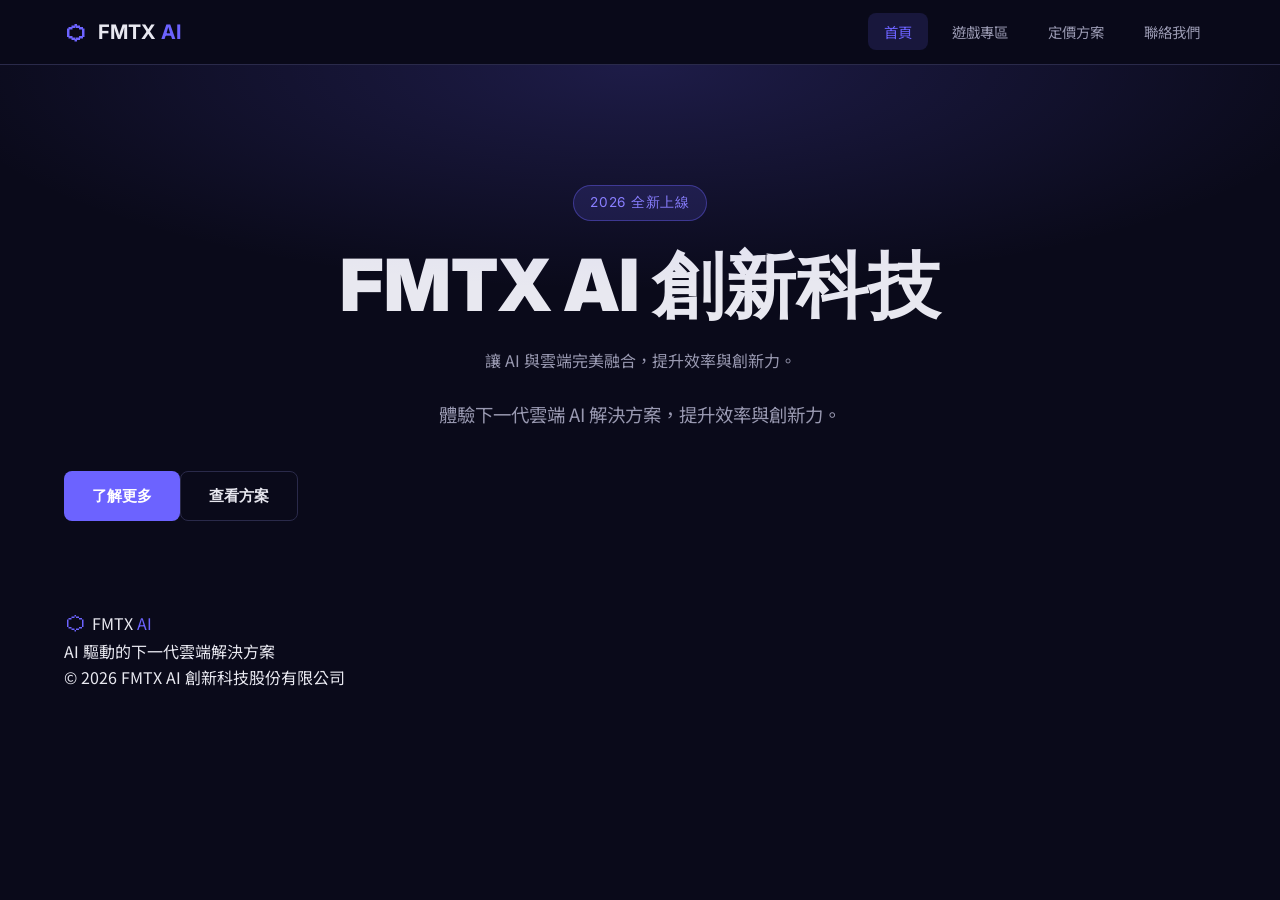
<file: docs/index.html>
<!DOCTYPE html>
<html lang="zh-TW">
<head>
  <meta charset="UTF-8">
  <meta name="viewport" content="width=device-width, initial-scale=1.0">
  <title>FMTX AI 創新科技 | 首頁</title>
  <link rel="stylesheet" href="style.css">
  <link rel='preconnect' href='https://fonts.googleapis.com'>
  <link href='https://fonts.googleapis.com/css2?family=Inter:wght@400;600;700;900&family=Noto+Sans+TC:wght@400;500;700&family=JetBrains+Mono:wght@400;600&display=swap' rel='stylesheet'>
</head>
<body>
<header class="site-header">
  <nav class="navbar">
    <a class="nav-brand" href="index.html">
      <span class="brand-icon">⬡</span>
      <span class="brand-name">FMTX<span class="brand-accent"> AI</span></span>
    </a>
    <ul class="nav-links">
      <li><a href="index.html" class="nav-link active">首頁</a></li>
      <li><a href="games.html" class="nav-link">遊戲專區</a></li>
      <li><a href="pricing.html" class="nav-link">定價方案</a></li>
      <li><a href="contact.html" class="nav-link">聯絡我們</a></li>
    </ul>
    <button class="nav-toggle" aria-label="選單">☰</button>
  </nav>
</header>
<main>
<section class="hero">
  <div class="hero-bg"></div>
  <div class="container">
    <span class="hero-tag">2026 全新上線</span>
    <h1 class="hero-title">FMTX AI 創新科技</h1>
    <p class="hero-subtitle" style="font-family: 'Noto Sans TC', sans-serif; font-size: 1rem; color: var(--text-secondary); margin: 0 0 24px;">讓 AI 與雲端完美融合，提升效率與創新力。</p>
    <p class="hero-desc">體驗下一代雲端 AI 解決方案，提升效率與創新力。</p>
    <div class="hero-cta">
      <a href="#features" class="btn btn-primary">了解更多</a>
      <a href="#pricing" class="btn btn-outline">查看方案</a>
    </div>
  </div>
</section>
</main>
<footer class="site-footer">
  <div class="container">
    <div class="footer-brand">
      <span class="brand-icon">⬡</span>
      <span class="brand-name">FMTX<span class="brand-accent"> AI</span></span>
    </div>
    <p class="footer-desc">AI 驅動的下一代雲端解決方案</p>
    <p class="footer-copy">© 2026 FMTX AI 創新科技股份有限公司</p>
  </div>
</footer>
</body>
</html>
</file>
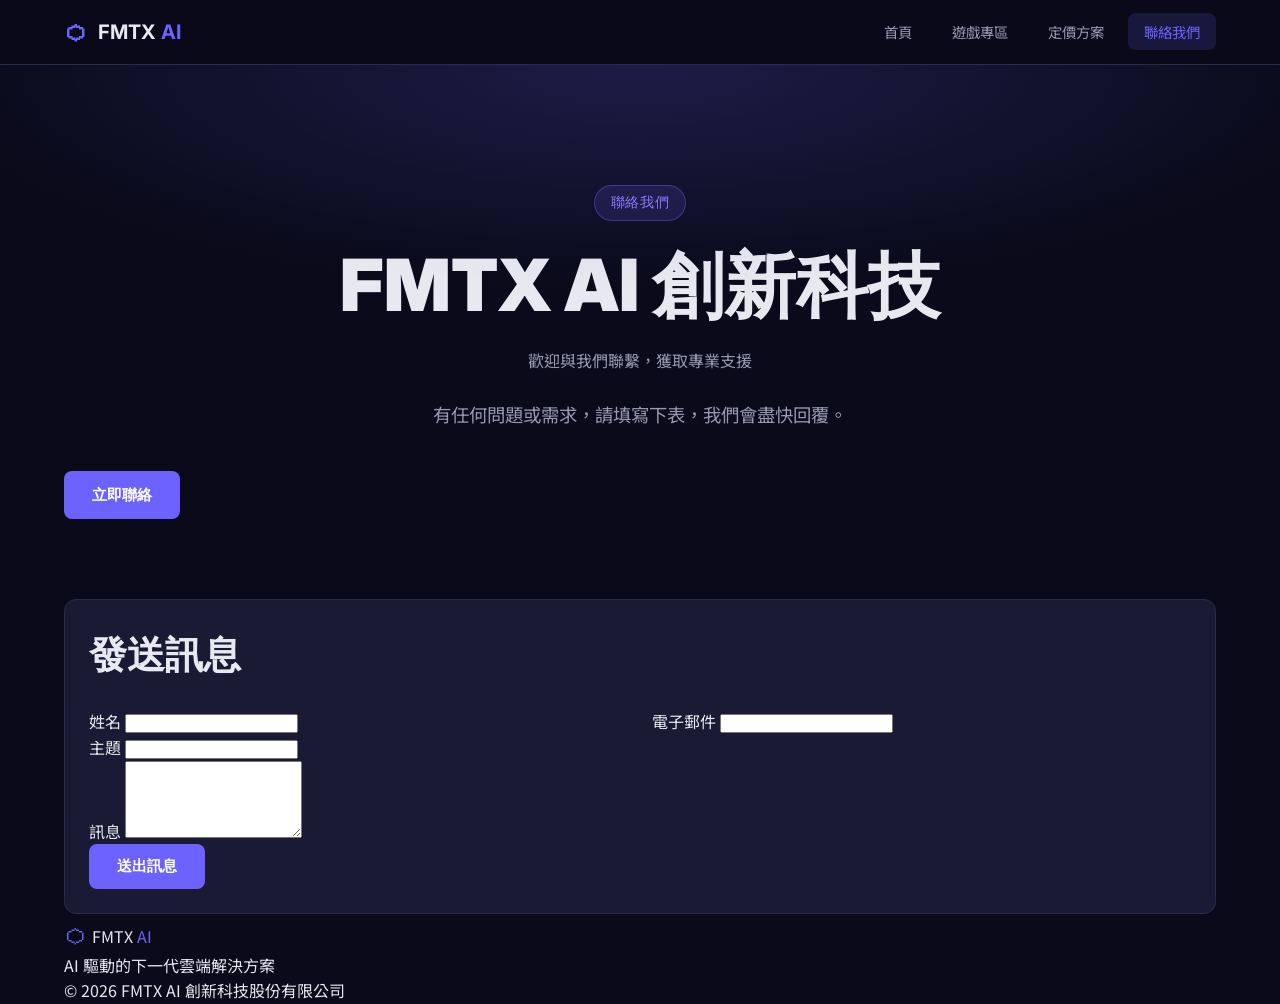
<file: docs/contact.html>
<!DOCTYPE html>
<html lang="zh-TW">
<head>
  <meta charset="UTF-8">
  <meta name="viewport" content="width=device-width, initial-scale=1.0">
  <title>聯絡我們 | FMTX AI 創新科技</title>
  <link rel="stylesheet" href="style.css">
  <link rel='preconnect' href='https://fonts.googleapis.com'>
  <link href='https://fonts.googleapis.com/css2?family=Inter:wght@400;600;700;900&family=Noto+Sans+TC:wght@400;500;700&family=JetBrains+Mono:wght@400;600&display=swap' rel='stylesheet'>
</head>
<body>
<header class="site-header">
  <nav class="navbar">
    <a class="nav-brand" href="index.html">
      <span class="brand-icon">⬡</span>
      <span class="brand-name">FMTX<span class="brand-accent"> AI</span></span>
    </a>
    <ul class="nav-links">
      <li><a href="index.html" class="nav-link">首頁</a></li>
      <li><a href="games.html" class="nav-link">遊戲專區</a></li>
      <li><a href="pricing.html" class="nav-link">定價方案</a></li>
      <li><a href="contact.html" class="nav-link active">聯絡我們</a></li>
    </ul>
    <button class="nav-toggle" aria-label="選單">☰</button>
  </nav>
</header>
<main>
<section class="hero">
  <div class="hero-bg"></div>
  <div class="container">
    <span class="hero-tag">聯絡我們</span>
    <h1 class="hero-title">FMTX AI 創新科技</h1>
    <p class="hero-subtitle" style="color: var(--text-secondary); font-family: 'Noto Sans TC', sans-serif; font-size: 1rem; margin: 0 0 24px;">歡迎與我們聯繫，獲取專業支援</p>
    <p class="hero-desc">有任何問題或需求，請填寫下表，我們會盡快回覆。</p>
    <div class="hero-cta">
      <a href="#contact-form-section" class="btn btn-primary">立即聯絡</a>
    </div>
  </div>
</section>

<section id="contact-form-section" class="container">
  <div class="card">
    <h2 class="section-title" style="text-align:left; margin-bottom:24px;">
      發送訊息
    </h2>
    <form id="contact-form">
      <div class="grid-2">
        <div>
          <label for="name" class="form-label">姓名</label>
          <input type="text" id="name" name="name" required class="form-input">
        </div>
        <div>
          <label for="email" class="form-label">電子郵件</label>
          <input type="email" id="email" name="email" required class="form-input">
        </div>
      </div>
      <div>
        <label for="subject" class="form-label">主題</label>
        <input type="text" id="subject" name="subject" required class="form-input">
      </div>
      <div>
        <label for="message" class="form-label">訊息</label>
        <textarea id="message" name="message" rows="5" required class="form-input"></textarea>
      </div>
      <button type="submit" class="btn btn-primary">送出訊息</button>
    </form>
    <div id="form-response" style="margin-top:16px; color:#00E676; font-weight:600; display:none;"></div>
  </div>
</section>
</main>
<footer class="site-footer">
  <div class="container">
    <div class="footer-brand">
      <span class="brand-icon">⬡</span>
      <span class="brand-name">FMTX<span class="brand-accent"> AI</span></span>
    </div>
    <p class="footer-desc">AI 驅動的下一代雲端解決方案</p>
    <p class="footer-copy">© 2026 FMTX AI 創新科技股份有限公司</p>
  </div>
</footer>
<script src="script.js" defer></script>
</body>
</html>
</file>
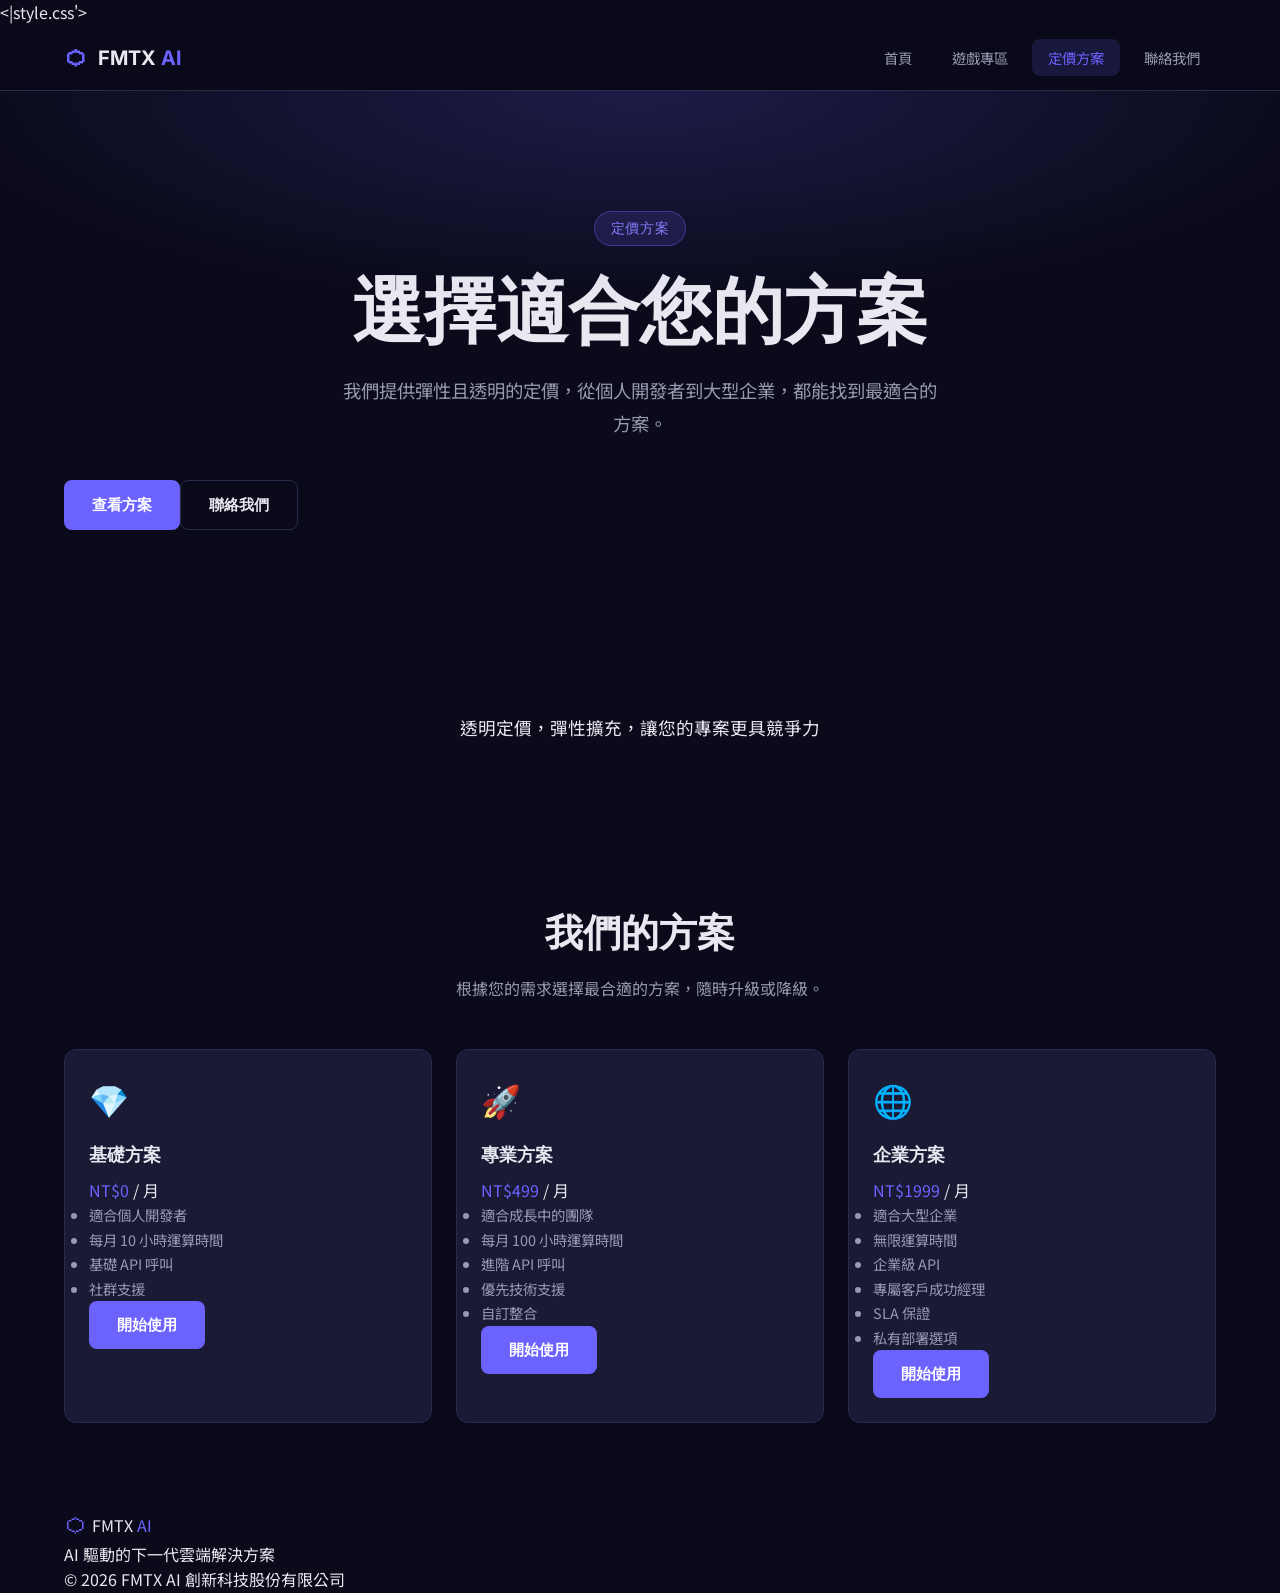
<file: docs/pricing.html>
<html lang="zh-TW">
<head>
  <meta charset="UTF-8">
  <meta name="viewport" content="width=device-width, initial-scale=1.0.

<!DOCTYPE html>
<html lang="zh-TW">
<head>
  <meta charset="UTF-8">
  <meta name="viewport" content="width=device-width, initial-scale=1.0">
  <title>定價方案 | FMTX AI 創新科技</title>
  <link rel="stylesheet" href="style.css">
  <|style.css'>
  <link rel='preconnect' href='https://fonts.googleapis.com'>
  <link href='https://fonts.googleapis.com/css2?family=Inter:wght@400;600;700;900&family=Noto+Sans+TC:wght@400;500;700&family=JetBrains+Mono:wght@400;600&display=swap' rel='stylesheet'>
</head>
<body>
<header class="site-header">
  <nav class="navbar">
    <a class="nav-brand" href="index.html">
      <span class="brand-icon">⬡</span>
      <span class="brand-name">FMTX<span class="brand-accent"> AI</span></span>
    </a>
    <ul class="nav-links">
      <li><a href="index.html" class="nav-link">首頁</a></li>
      <li><a href="games.html" class="nav-link">遊戲專區</a></li>
      <li><a href="pricing.html" class="nav-link active">定價方案</a></li>
      <li><a href="contact.html" class="nav-link">聯絡我們</a></li>
    </ul>
    <button class="nav-toggle" aria-label="選單">☰</button>
  </nav>
</header>
<main>
<section class="hero">
  <div class="hero-bg"></div>
  <div class="container">
    <span class="hero-tag">定價方案</span>
    <h1 class="hero-title">選擇適合您的方案</h1>
    <p class="hero-desc">我們提供彈性且透明的定價，從個人開發者到大型企業，都能找到最適合的方案。</p>
    <div class="hero-cta">
      <a href="#pricing" class="btn btn-primary">查看方案</a>
      <a href="#contact" class="btn btn-outline">聯絡我們</a>
    </div>
  </div>
</section>
<section class="subtitle-section">
  <div class="container">
    <p class="text-secondary" style="text-align:center; font-size:1.1rem; margin-top:24px;">透明定價，彈性擴充，讓您的專案更具競爭力</p>
  </div>
</section>
<section>
  <div class="container">
    <div class="section-title">
      <h2>我們的方案</h2>
      <p>根據您的需求選擇最合適的方案，隨時升級或降級。</p>
    </div>
    <div class="grid-3">
      <div class="card">
        <div class="card-icon">💎</div>
        <h3 class="card-title">基礎方案</h3>
        <p class="price"><span class="text-accent">NT$0</span> / 月</p>
        <ul class="card-text">
          <li>適合個人開發者</li>
          <li>每月 10 小時運算時間</li>
          <li>基礎 API 呼叫</li>
          <li>社群支援</li>
        </ul>
        <a href="#" class="btn btn-primary">開始使用</a>
      </div>
      <div class="card">
        <div class="card-icon">🚀</div>
        <h3 class="card-title">專業方案</h3>
        <p class="price"><span class="text-accent">NT$499</span> / 月</p>
        <ul class="card-text">
          <li>適合成長中的團隊</li>
          <li>每月 100 小時運算時間</li>
          <li>進階 API 呼叫</li>
          <li>優先技術支援</li>
          <li>自訂整合</li>
        </ul>
        <a href="#" class="btn btn-primary">開始使用</a>
      </div>
      <div class="card">
        <div class="card-icon">🌐</div>
        <h3 class="card-title">企業方案</h3>
        <p class="price"><span class="text-accent">NT$1999</span> / 月</p>
        <ul class="card-text">
          <li>適合大型企業</li>
          <li>無限運算時間</li>
          <li>企業級 API</li>
          <li>專屬客戶成功經理</li>
          <li>SLA 保證</li>
          <li>私有部署選項</li>
        </ul>
        <a href="#" class="btn btn-primary">開始使用</a>
      </div>
    </div>
  </div>
</section>
</main>
<footer class="site-footer">
  <div class="container">
    <div class="footer-brand">
      <span class="brand-icon">⬡</span>
      <span class="brand-name">FMTX<span class="brand-accent"> AI</span></span>
    </div>
    <p class="footer-desc">AI 驅動的下一代雲端解決方案</p>
    <p class="footer-copy">© 2026 FMTX AI 創新科技股份有限公司</p>
  </div>
</footer>
</body>
</html>
</file>
<file: docs/style.css>
:root {
  --bg-primary: #0A0A1A;
  --bg-secondary: #12122A;
  --bg-card: #1A1A35;
  --accent: #6C63FF;
  --accent-glow: #8B80FF;
  --accent-neon: #00D4FF;
  --text-primary: #E8E8F0;
  --text-secondary: #9898B0;
  --text-muted: #5A5A7A;
  --border: #2A2A4A;
  --success: #00E676;
  --warning: #FFB300;
  --error: #FF5252;
}

*, *::before, *::after { box-sizing: border-box; margin: 0; padding: 0; }
html { scroll-behavior: smooth; }
body {
  background: var(--bg-primary);
  color: var(--text-primary);
  font-family: 'Noto Sans TC', sans-serif;
  line-height: 1.6;
  min-height: 100vh;
}
.container { max-width: 1200px; margin: 0 auto; padding: 0 24px; }
section { padding: 80px 0; }
h1,h2,h3,h4 { font-family: 'Inter', sans-serif; font-weight: 700; color: var(--text-primary); }
h2 { font-size: clamp(1.8rem, 3vw, 2.5rem); }
h3 { font-size: 1.25rem; }
a { color: var(--accent); }
.grid-2 { display: grid; grid-template-columns: repeat(auto-fit, minmax(280px,1fr)); gap: 24px; }
.grid-3 { display: grid; grid-template-columns: repeat(auto-fit, minmax(240px,1fr)); gap: 24px; }
.text-accent { color: var(--accent); }
.text-neon   { color: var(--accent-neon); }
.section-title { text-align: center; margin-bottom: 48px; }
.section-title h2 { margin-bottom: 12px; }
.section-title p  { color: var(--text-secondary); font-size: 1rem; }
.subtitle { color: var(--text-secondary); font-size: 1rem; margin-top: 8px; display: block; }

.btn {
  display: inline-flex; align-items: center; gap: 8px;
  padding: 12px 28px; border-radius: 8px; font-weight: 600;
  font-family: 'Inter', sans-serif; font-size: 0.95rem;
  text-decoration: none; cursor: pointer; border: none;
  transition: all 0.3s ease;
}
.btn-primary {
  background: var(--accent); color: #fff;
}
.btn-primary:hover {
  background: var(--accent-glow); box-shadow: 0 0 20px rgba(108,99,255,0.4);
  transform: translateY(-1px);
}
.btn-outline {
  background: transparent; color: var(--text-primary);
  border: 1px solid var(--border);
}
.btn-outline:hover {
  border-color: var(--accent); color: var(--accent);
  box-shadow: 0 0 20px rgba(108,99,255,0.2);
}

.card {
  background: var(--bg-card); border: 1px solid var(--border);
  border-radius: 12px; padding: 24px;
  transition: all 0.3s ease;
}
.card:hover {
  border-color: rgba(108,99,255,0.5);
  box-shadow: 0 4px 24px rgba(108,99,255,0.15);
  transform: translateY(-2px);
}
.card-icon { font-size: 2rem; margin-bottom: 16px; }
.card-title {
  font-family: 'Inter', sans-serif; font-weight: 600;
  font-size: 1.1rem; color: var(--text-primary); margin: 0 0 8px;
}
.card-text {
  font-family: 'Noto Sans TC', sans-serif;
  color: var(--text-secondary); font-size: 0.9rem; line-height: 1.7;
}

.site-header {
  position: sticky; top: 0; z-index: 100;
  background: rgba(10,10,26,0.85);
  backdrop-filter: blur(12px);
  border-bottom: 1px solid var(--border);
}
.navbar {
  max-width: 1200px; margin: 0 auto;
  padding: 0 24px; height: 64px;
  display: flex; align-items: center; gap: 32px;
}
.nav-brand {
  display: flex; align-items: center; gap: 10px;
  text-decoration: none; font-family: 'Inter', sans-serif;
  font-weight: 700; font-size: 1.25rem; color: var(--text-primary);
}
.brand-icon { color: var(--accent); font-size: 1.5rem; }
.brand-accent { color: var(--accent); }
.nav-links {
  display: flex; gap: 8px; list-style: none;
  margin: 0; padding: 0; margin-left: auto;
}
.nav-link {
  padding: 8px 16px; border-radius: 8px;
  text-decoration: none; color: var(--text-secondary);
  font-family: 'Noto Sans TC', sans-serif; font-size: 0.9rem;
  transition: all 0.3s ease;
}
.nav-link:hover, .nav-link.active {
  color: var(--text-primary); background: rgba(108,99,255,0.15);
}
.nav-link.active { color: var(--accent); }
.nav-toggle { display: none; background: none; border: none; color: var(--text-primary); font-size: 1.5rem; cursor: pointer; }
@media (max-width: 768px) {
  .nav-links { display: none; }
  .nav-toggle { display: block; }
}

.hero {
  position: relative; padding: 120px 0 80px;
  overflow: hidden; text-align: center;
}
.hero-bg {
  position: absolute; inset: 0;
  background: radial-gradient(ellipse 80% 60% at 50% 0%, rgba(108,99,255,0.2) 0%, transparent 70%);
  pointer-events: none;
}
.hero-tag {
  display: inline-block; padding: 6px 16px;
  background: rgba(108,99,255,0.15); border: 1px solid rgba(108,99,255,0.4);
  border-radius: 100px; color: var(--accent-glow);
  font-size: 0.85rem; font-family: 'Inter', sans-serif;
  letter-spacing: 0.05em; margin-bottom: 24px;
}
.hero-title {
  font-family: 'Inter', sans-serif; font-weight: 900;
  font-size: clamp(2.5rem, 6vw, 4.5rem); line-height: 1.1;
  color: var(--text-primary); margin: 0 0 24px;
}
.hero-title span { color: var(--accent); }
.hero-desc {
  font-family: 'Noto Sans TC', sans-serif;
  font-size: 1.15rem; color: var(--text-secondary); max-width: 600px;
  margin: 0 auto 40px; line-height: 1.8;
}
.hero-cta { display: flex;
</file>
